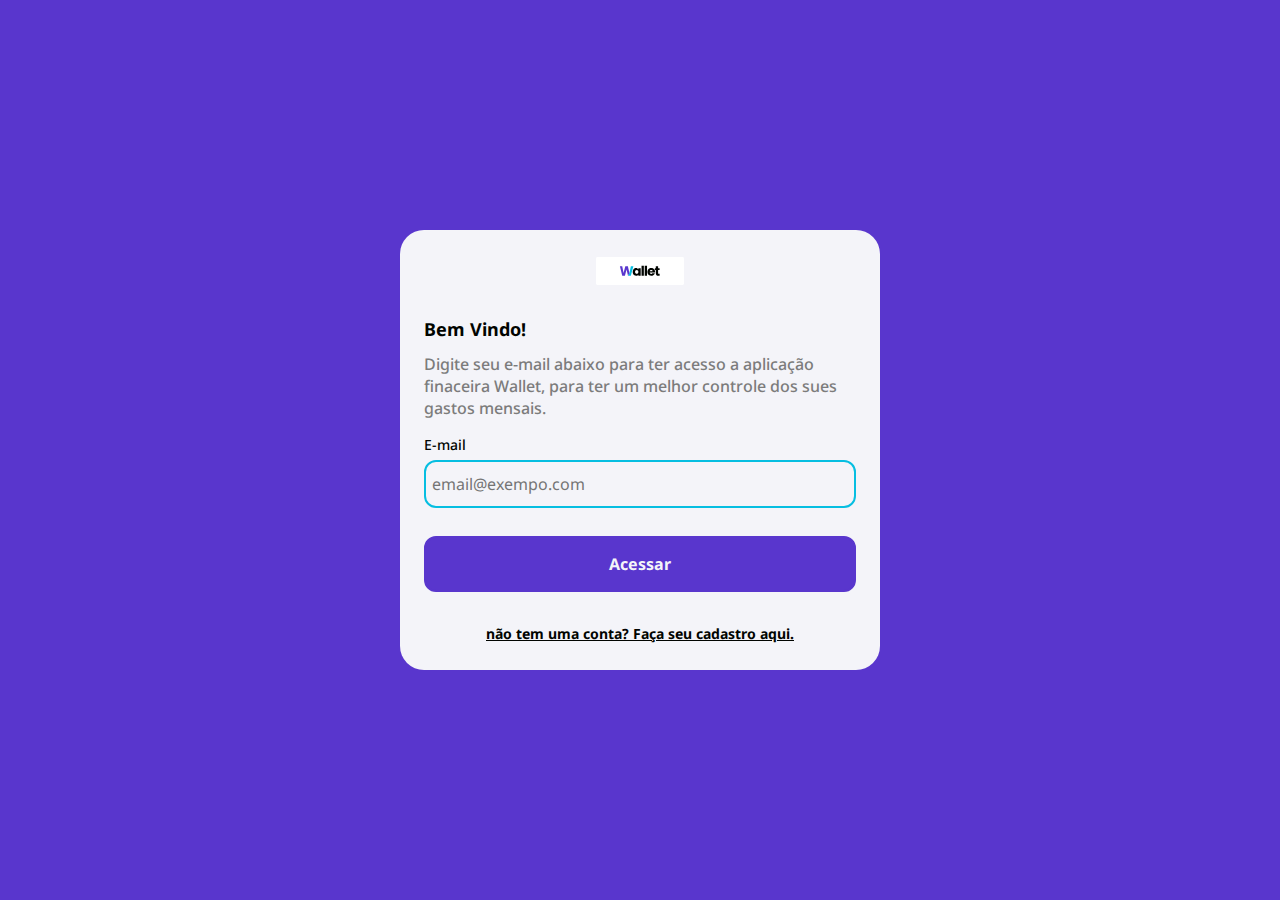
<file: index.html>
<!DOCTYPE html>
<html lang="pt-br">
    <head>
        <meta charset="UTF-8">
        <meta http-equiv="X-UA-Compatible" content="IE=edge">
        <meta name="viewport" content="width=device-width, initial-scale=1.0">
        <link rel="stylesheet" href="./style.css">
        <title>Wallet App - Login</title>
    </head>
    <body>
        
        <div class="auto-conteiner">
            
            <div class="auto-content">
                <div class="auto-content-conteiner">
                    <img src="./src/imgs/logo.svg" alt="" class="logo">
                    <h3 class="full-width text-left mt-larger">Bem Vindo!</h3>
                    <p class="mt-small">
                        Digite seu e-mail abaixo para ter acesso a aplicação finaceira Wallet, para ter um melhor controle dos sues gastos mensais. 
                    </p>
                    <label class="mt" for="input-email">E-mail</label>
                    <input class="mt-smaller" type="email" name="input-email" id="input-email" placeholder="email@exempo.com">
                    <button onclick="onClickLogin()" class="full-width mt ">Acessar</button>
                    <a href="src/pagens/register/index.html" class="mt-larger">não tem uma conta? Faça seu cadastro aqui.</a>
                    
                </div>
            </div>

        </div>

        <script src="./index.js"></script>
    </body>
</html>
</file>
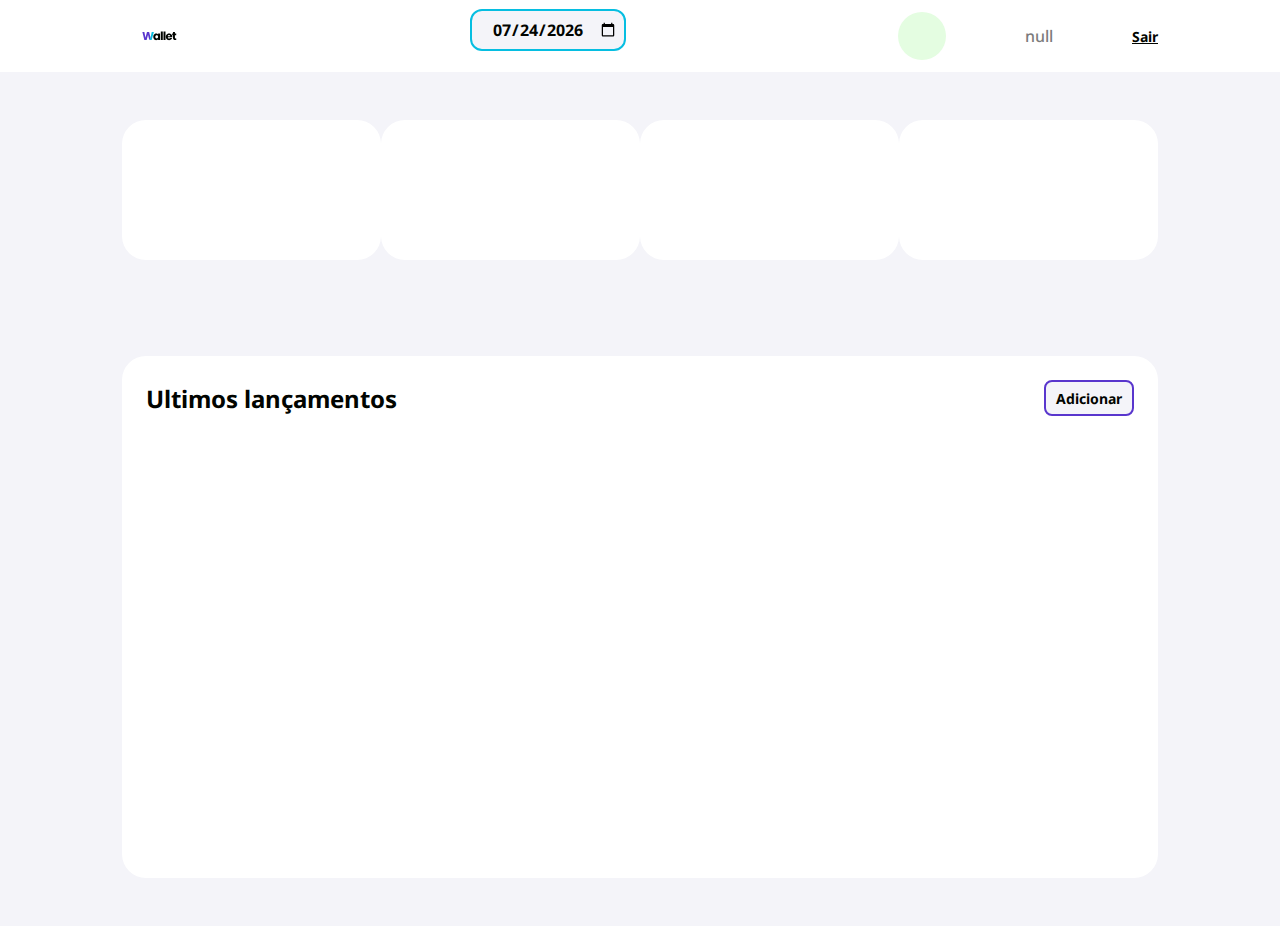
<file: src/pagens/home/index.html>
<!DOCTYPE html>
<html lang="pt-br">

<head>
    <meta charset="UTF-8">
    <meta http-equiv="X-UA-Compatible" content="IE=edge">
    <meta name="viewport" content="width=device-width, initial-scale=1.0">
    <link rel="stylesheet" href="../../../style.css">
    <link rel="stylesheet" href="./style.css">
    <title>Wallet App - Home</title>
</head>

<body>

    <div class="home-content-conteiner">

        <div class="navbar">

            <img src="../../imgs/logo.svg" alt="" class="logo-navbar">

            <div class="navbar-caledar-conteiner">
                <input type="date" id="select-date" class="input-caledar">
            </div>

            <div id="navbar-user-conteiner" class="navbar-user-conteiner">
                <div id="navbar-user-avatar" class="navbar-user-avatar"></div>
            </div>

        </div>

        <div class="finace-card-conteiner">

            <div id="finace-card-1" class="finace-card">
                
            </div>
            <div id="finace-card-2" class="finace-card">
                
            </div>
            <div id="finace-card-3" class="finace-card">
                
            </div>
            <div id="finace-card-4" class="finace-card">
                
            </div>

        </div>

        <div class="table-conteiner">

            <div class="table-content-conteiner">

                <div class="table-content-header">
                    <h2>Ultimos lançamentos</h2>
                    <button onclick="onOpenModal()" class="small">Adicionar</button>
                </div>

                <table id="finaces-table">
                    


                </table>

            </div>

        </div>


    </div>

    <div id="modal-backgroud" class="modal-backgroud">

        <div class="modal-content">
            <div class="modal-content-header">
                <h3>Adicionar lançamento</h3>
                <button onclick="onCloseModal()" class="small">Fecha</button>
            </div>

            <form id="form-cfinace-relase" class="mt">
                <label class="mt-larger" for="input-title">Titulo</label>
                <input 
                    class="mt-smaller" 
                    type="text" 
                    name="input-title" 
                    id="input-title" 
                    placeholder="Ex: conta de gás"
                required>

                <label class="mt-larger" for="input-value">Valor</label>
                <input 
                    class="mt-smaller" 
                    type="number" 
                    step="any"
                    name="input-value" 
                    id="input-value"
                    placeholder="R$0,00 (Use valores negativo para suas despesa)" 
                required>

                <label class="mt-larger" for="input-date">Data</label>
                <input 
                    class="mt-smaller" 
                    type="date" 
                    name="input-date" 
                    id="input-date"
                    
                required>
                
                <label class="mt-larger" for="input-category">Categoria</label>
                <select 
                    class="mt-smaller" 
                    type="text" 
                    name="input-category" 
                    id="input-category" 
                required>
                <option disabled selected>Escholha uma categoria</option>
                
                </select>

                <button type="submit" class="full-width mt">Adicionar</button>
            </form>
        </div>

    </div>

    <script src="./index.js"></script>
</body>

</html>
</file>
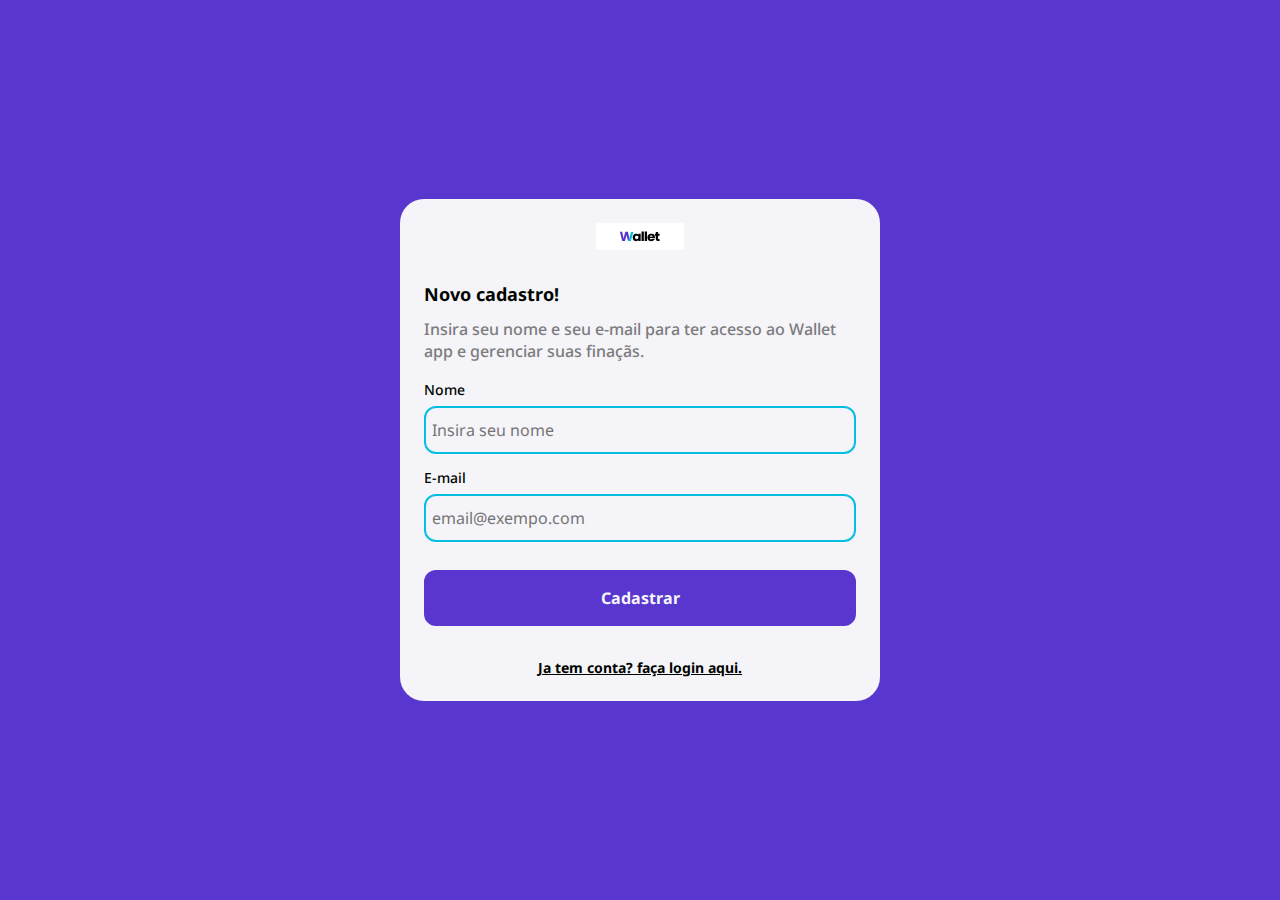
<file: src/pagens/register/index.html>
<!DOCTYPE html>
<html lang="pt-br">
    <head>
        <meta charset="UTF-8">
        <meta http-equiv="X-UA-Compatible" content="IE=edge">
        <meta name="viewport" content="width=device-width, initial-scale=1.0">
        <link rel="stylesheet" href="../../../style.css">
        <title>Wallet App - Cadastro</title>
    </head>
    <body>
        
        <div class="auto-conteiner">
            
            <div class="auto-content">
                <div class="auto-content-conteiner">
                    <img src="../../imgs/logo.svg" alt="" class="logo">
                    <h3 class="full-width text-left mt-larger">Novo cadastro!</h3>
                    <p class="mt-small">
                        Insira seu nome e seu e-mail para ter acesso ao Wallet app e gerenciar suas finaçãs.
                    </p>

                    <form id="form-register" class="mt">
                        <label class="mt" for="input-name">Nome</label>
                    <input class="mt-smaller" type="text" name="input-name" id="input-name" placeholder="Insira seu nome" required>
                    
                    <label class="mt" for="input-email">E-mail</label>
                    <input class="mt-smaller" type="email" name="input-email" id="input-email" placeholder="email@exempo.com" required>

                    <button type="submit" class="full-width mt ">Cadastrar</button>
                    </form>
                    
                    <a href="../../../index.html" class="mt-larger">Ja tem conta? faça login aqui.</a>
                    
                </div>
            </div>

        </div>

        <script src="./index.js"></script>
    </body>
</html>
</file>
<file: style.css>
@import url('https://fonts.googleapis.com/css2?family=Noto+Sans:ital,wght@0,100;0,200;0,300;0,400;0,500;0,600;0,700;0,800;0,900;1,100;1,200;1,300;1,400;1,500;1,600;1,700;1,800;1,900&display=swap');

* {
    margin: 0;
    padding: 0;
    box-sizing: border-box;
    font-family: 'Noto Sans', sans-serif;
    color: #010400;
}

h1 {
    font-size: 40px;
    font-weight: bolder;
}

h2{
    font-size: 24px;
    font-weight: bold;
}

h3{
    font-size: 18px;
    font-weight: bold;
}

h4{
    font-size: 16px;
    font-weight: 700;
    color: #7c7c7c;
}

p{
    font-size: 16px;
    font-weight: 500;
    color: #7c7c7c;
}

label{
    width: 100%;
    font-size: 14px;
    font-weight: 500;
}

a{
    font-size: 14px;
    font-weight: 700;
    text-decoration: underline;
}

button{
    background: #5936cd;
    height: 56px;
    width: 432px;
    border-radius: 12px;
    color: #f4f4f9;
    font-weight: bold;
    font-size: 16px;
    border: 2px solid #5936cd;
    cursor: pointer;
}

button.small{
    background: #f4f4f9;
    color: #010400;
    font-size: 14px;
    border-radius: 8px;
    width: 90px;
    height: 36px;
}

input{
    background: #f4f4f9;
    width: 100%;
    height: 48px;
    border:2px solid #06bee1;
    color: #010400;
    font-size: 16px;
    padding: 6px;
    border-radius:12px ;
    margin-bottom: 12px;
}

select{
    background: #f4f4f9;
    width: 100%;
    height: 48px;
    border:2px solid #06bee1;
    color: #010400;
    font-size: 16px;
    padding: 6px;
    border-radius:12px ;
}

.full-width{
    width: 100%;
}

.text-center{
    text-align: center;
}

.text-left{
    text-align: left;
}

.mt{
    margin-top: 16px;
}

.mt-larger{
    margin-top: 32px;
}
.mt-large{
    margin-top: 24px;
}

.mt-small{
    margin-top: 12px;
}

.mt-smaller{
    margin-top: 6px;
}

.logo{
    width: 88px;
    height: auto;
}

.auto-conteiner{
    width: 100vw;
    height: 100%;
    min-height: 100vh;
    display: flex;
    align-items: center;
    justify-content: center;
    background: #5936cd;
}

.auto-content{
    display: flex;
    align-items: center;
    justify-content: center;
    width: 480px;
    height: auto;
    min-height: 440px;
    border-radius: 24px;
    background: #f4f4f9;
}

.auto-content-conteiner{
    display: flex;
    flex-direction: column;
    align-items: center;
    justify-content: center;
    width: 100%;
    height: 100%;
    padding: 24px;
}

@media only screen and (max-width: 500px){
    .auto-content{
        width: 390px;
    }
}
</file>
<file: src/pagens/home/style.css>
.home-content-conteiner {
    display: flex;
    flex-direction: column;
    align-items: flex-start;
    justify-content: flex-start;
    width: 100vw;
    height: auto;
    min-height: 100vh;
    background: #f4f4f9;
}

.navbar {
    display: flex;
    flex-direction: row;
    align-items: center;
    justify-content: space-between;
    width: 100vw;
    height: 72px;
    background: #ffffff;
    padding: 24px 122px;
}

.logo-navbar {
    height: 24px;
    width: auto;
}

.navbar-caledar-conteiner {
    width: 240px;
    display: flex;
    flex-direction: row;
    align-items: center;
    justify-content: center;
}

.input-caledar {
    width: 156px;
    height: 42px;
    text-align: center;
    font-size: 16px;
    font-weight: bold;
}

.navbar-user-conteiner {
    display: flex;
    flex-direction: row;
    align-items: center;
    justify-content: space-between;
    width: 260px;
    height: 100%;
}

.navbar-user-avatar {
    display: flex;
    align-items: center;
    justify-content: center;
    width: 48px;
    height: 48px;
    border-radius: 50%;
    background: #e4fde1;
}

a {
    cursor: pointer;
}

.finace-card-conteiner {
    display: flex;
    flex-direction: row;
    align-items: center;
    justify-content: space-between;
    width: 100%;
    padding: 48px 122px;
}

.finace-card {
    display: flex;
    align-items: center;
    justify-content: center;
    flex-direction: column;
    width: 280px;
    height: 140px;
    border-radius: 24px;
    background: #ffffff;

}

.table-conteiner {
    display: flex;
    flex-direction: column;
    align-items: flex-start;
    justify-content: flex-start;
    width: 100%;
    padding: 48px 122px;
}

.table-content-conteiner {
    display: flex;
    flex-direction: column;
    align-items: flex-start;
    justify-content: flex-start;
    width: 100%;
    border-radius: 24px;
    height: 522px;
    background: #ffffff;
    padding: 24px;
}

.table-content-header {
    display: flex;
    flex-direction: row;
    align-items: center;
    justify-content: space-between;
    width: 100%;
    padding-bottom: 24px;
}

table {
    width: 100%;
}

tr {
    height: 32px;
}

th {
    text-align: left;
    color: #7c7c7c;
}

td {
    color: #7c7c7c;
}

th.right {
    text-align: right;
}

th.center {
    text-align: center;
}

td.center {
    text-align: center;
}

td.right {
    text-align: right;
}

.modal-backgroud {
    display: none;
    flex-direction: column;
    align-items: flex-end;
    width: 100vw;
    height: 100vh;
    position: fixed;
    left: 0;
    top: 0;
    right: o;
    bottom: 0;
    background: rgba(1, 4, 0, 0.2);
}

.modal-content {
    height: 100%;
    width: 480px;
    background: #f4f4f9;
    padding: 24px;
}

.modal-content-header {
    width: 100%;
    display: flex;
    flex-direction: row;
    justify-content: space-between;
    align-items: center;
}

@media screen and (max-width:600px){
    .finace-card-conteiner {
        padding: 10px ;
    }
}

@media only screen and (max-width:720px) {
    .finace-card-conteiner {
        display: grid;
        padding: 10px 40px;
        grid-template-areas: 'a a';
        gap: 16px;

    }

    .finace-card {
        width: auto;
        padding: 14px 16px;
        margin: 0;
    }

    .navbar{
        max-width: 100%;
        padding: 0 10px;
        align-items: center;
    }

    .navbar-user-conteiner p{
        padding: 0 8px;
        
    }
    .navbar-user-avatar{
        width: 24px;
        height: 24px;
    }

    .navbar-caledar-conteiner{
        padding-top: 10px;
    }
    .input-caledar{
        width: 110px;
        height: 40px;
    }
    .table-conteiner {
        width: 100vw;
        padding: 20px;
        height: auto;
    }
    
    .table-content-conteiner {
        width: 96%;
        display: flex;
        align-items: center;
        height: 400px;
        min-height: 300px;
    }

    tr {
        display: flex;
        flex-direction: row;
        justify-content: space-between;
    }

    h1 {
        font-size: 28px;
    }

    h3,
    h2 {
        font-size: 16px;
    }

    table{
        display: flex;
        flex-direction: column;
        
    }

    th.center,
    th.right, th {
        text-align: left;
        margin-top:20px ;
    }
    td,
    td.center,
    td.right {
        text-align: right;
        margin-right: 10px;
        font-size: 12px;
        padding: 0 10px 0 0 10px;
    }
    .home-content-conteiner{
        min-height: 900px;
    }
    
}

@media only screen and (max-width: 1200px) {
    .finace-card-conteiner{
        gap: 16px;
    }
    h1 {
        font-size: 24px;
    }

    h3,
    h2 {
        font-size: 16px;
    }
    h3{
        text-align: center;
    }
    .modal-content{
        width: 350px;
    }
}
</file>
